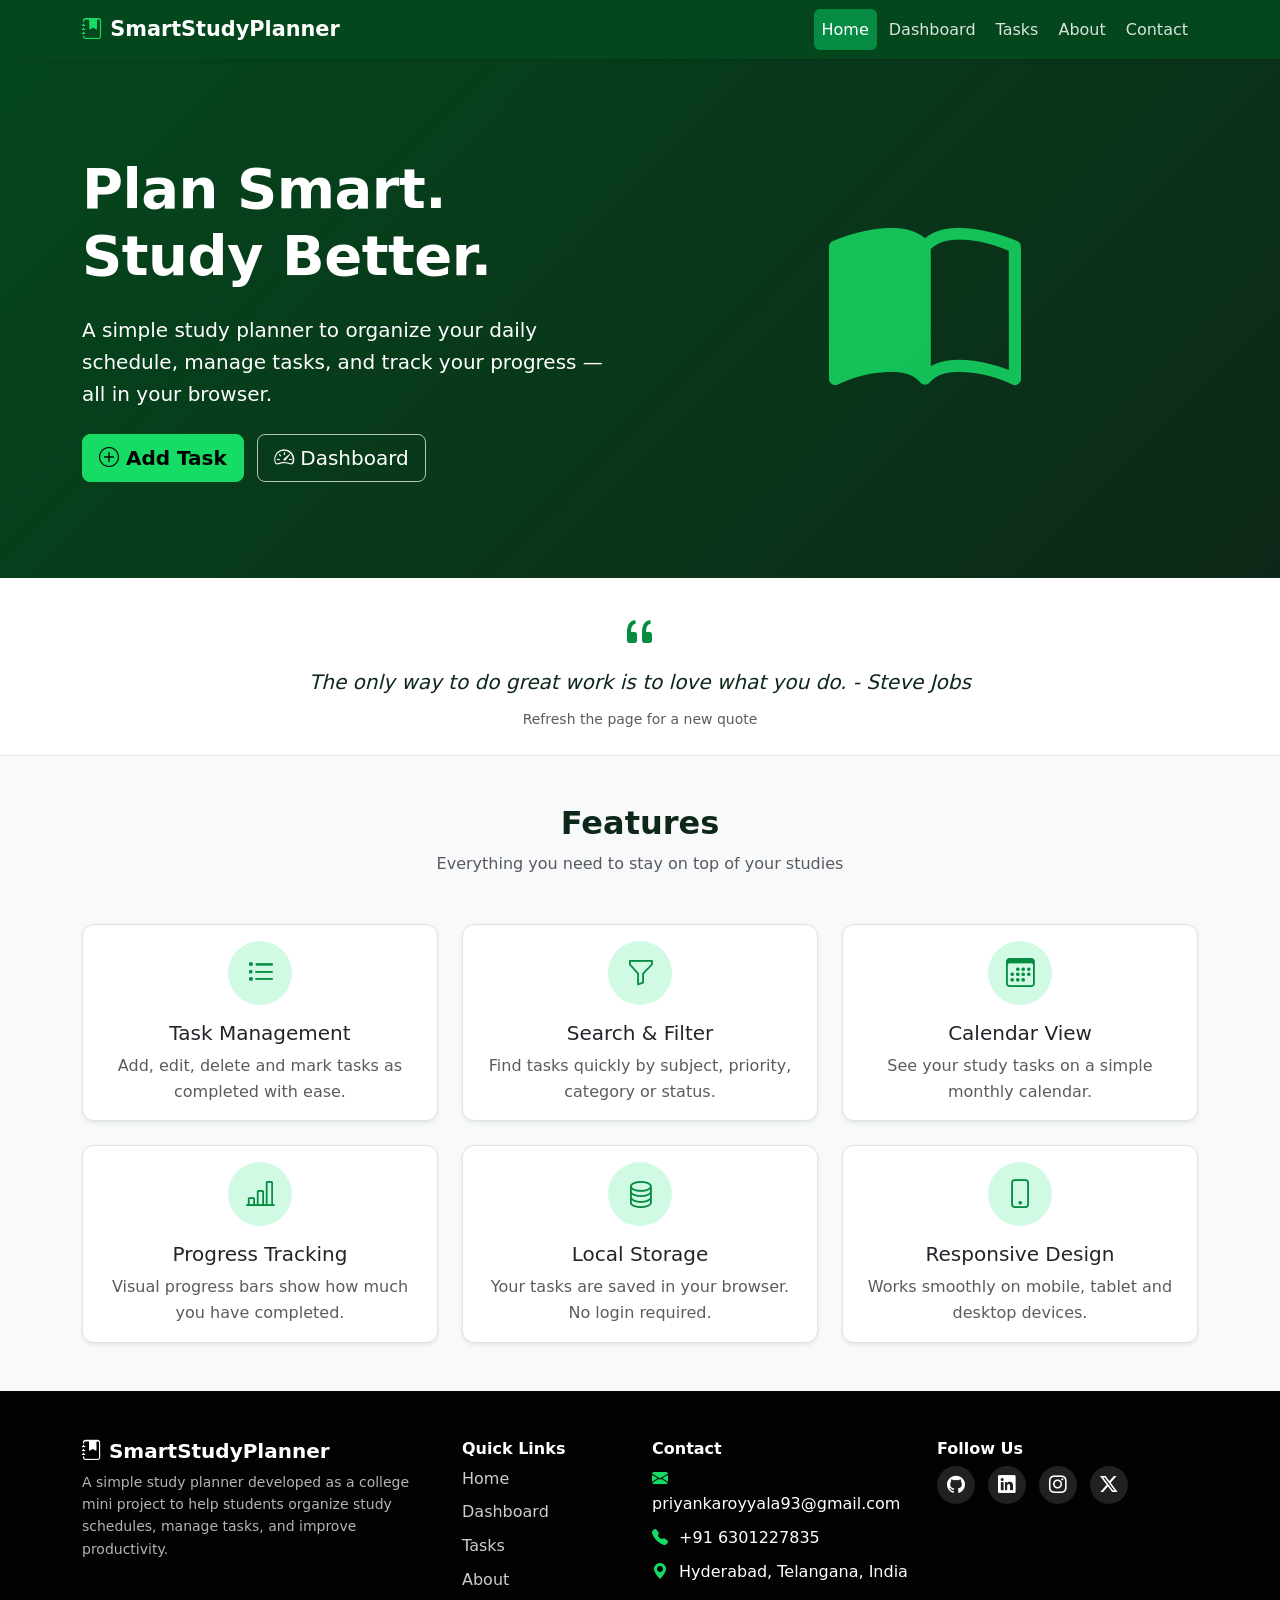
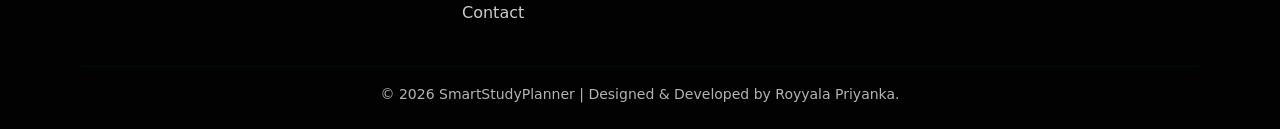
<file: index.html>
<!DOCTYPE html>
<html lang="en">
<head>
  <meta charset="UTF-8" />
  <meta name="viewport" content="width=device-width, initial-scale=1.0" />
  <title>Smart Study Planner | Home</title>
  <link rel="icon" type="image/svg+xml" href="images/favicon.svg" />
  <link href="https://cdn.jsdelivr.net/npm/bootstrap@5.3.2/dist/css/bootstrap.min.css" rel="stylesheet" />
  <link href="https://cdn.jsdelivr.net/npm/bootstrap-icons@1.11.1/font/bootstrap-icons.css" rel="stylesheet" />
  <link href="css/style.css" rel="stylesheet" />
</head>
<body>
  <nav class="navbar navbar-expand-lg navbar-dark sticky-top shadow-sm">
    <div class="container">
      <a class="navbar-brand fw-bold" href="index.html">
        <i class="bi bi-journal-bookmark-fill"></i> SmartStudyPlanner
      </a>
      <button class="navbar-toggler" type="button" data-bs-toggle="collapse" data-bs-target="#mainNav">
        <span class="navbar-toggler-icon"></span>
      </button>
      <div class="collapse navbar-collapse" id="mainNav">
        <ul class="navbar-nav ms-auto">
          <li class="nav-item"><a class="nav-link active" href="index.html">Home</a></li>
          <li class="nav-item"><a class="nav-link" href="dashboard.html">Dashboard</a></li>
          <li class="nav-item"><a class="nav-link" href="tasks.html">Tasks</a></li>
          <li class="nav-item"><a class="nav-link" href="about.html">About</a></li>
          <li class="nav-item"><a class="nav-link" href="contact.html">Contact</a></li>
        </ul>
      </div>
    </div>
  </nav>

  <header class="hero text-white">
    <div class="container py-5">
      <div class="row align-items-center g-4 py-md-5">
        <div class="col-lg-6">
          <h1 class="display-4 fw-bold">Plan Smart. Study Better.</h1>
          <p class="lead my-4">A simple study planner to organize your daily schedule, manage tasks, and track your progress — all in your browser.</p>
          <a href="tasks.html" class="btn btn-light btn-lg me-2"><i class="bi bi-plus-circle"></i> Add Task</a>
          <a href="dashboard.html" class="btn btn-outline-light btn-lg"><i class="bi bi-speedometer2"></i> Dashboard</a>
        </div>
        <div class="col-lg-6 text-center d-none d-lg-block">
          <i class="bi bi-book-half hero-icon"></i>
        </div>
      </div>
    </div>
  </header>

  <section class="motivation-banner text-center">
    <div class="container py-4">
      <i class="bi bi-quote fs-1 text-primary"></i>
      <p id="motivationQuote" class="quote-text mb-2">Loading motivation...</p>
      <span class="text-muted small">Refresh the page for a new quote</span>
    </div>
  </section>

  <section class="py-5 bg-light">
    <div class="container">
      <h2 class="text-center fw-bold mb-2">Features</h2>
      <p class="text-center text-muted mb-5">Everything you need to stay on top of your studies</p>
      <div class="row g-4">
        <div class="col-md-6 col-lg-4">
          <div class="card feature-card h-100 shadow-sm">
            <div class="card-body text-center">
              <div class="feature-icon bg-primary-soft text-primary mb-3"><i class="bi bi-list-task"></i></div>
              <h5 class="card-title">Task Management</h5>
              <p class="card-text text-muted">Add, edit, delete and mark tasks as completed with ease.</p>
            </div>
          </div>
        </div>
        <div class="col-md-6 col-lg-4">
          <div class="card feature-card h-100 shadow-sm">
            <div class="card-body text-center">
              <div class="feature-icon bg-primary-soft text-primary mb-3"><i class="bi bi-funnel"></i></div>
              <h5 class="card-title">Search & Filter</h5>
              <p class="card-text text-muted">Find tasks quickly by subject, priority, category or status.</p>
            </div>
          </div>
        </div>
        <div class="col-md-6 col-lg-4">
          <div class="card feature-card h-100 shadow-sm">
            <div class="card-body text-center">
              <div class="feature-icon bg-primary-soft text-primary mb-3"><i class="bi bi-calendar3"></i></div>
              <h5 class="card-title">Calendar View</h5>
              <p class="card-text text-muted">See your study tasks on a simple monthly calendar.</p>
            </div>
          </div>
        </div>
        <div class="col-md-6 col-lg-4">
          <div class="card feature-card h-100 shadow-sm">
            <div class="card-body text-center">
              <div class="feature-icon bg-primary-soft text-primary mb-3"><i class="bi bi-bar-chart-line"></i></div>
              <h5 class="card-title">Progress Tracking</h5>
              <p class="card-text text-muted">Visual progress bars show how much you have completed.</p>
            </div>
          </div>
        </div>
        <div class="col-md-6 col-lg-4">
          <div class="card feature-card h-100 shadow-sm">
            <div class="card-body text-center">
              <div class="feature-icon bg-primary-soft text-primary mb-3"><i class="bi bi-database"></i></div>
              <h5 class="card-title">Local Storage</h5>
              <p class="card-text text-muted">Your tasks are saved in your browser. No login required.</p>
            </div>
          </div>
        </div>
        <div class="col-md-6 col-lg-4">
          <div class="card feature-card h-100 shadow-sm">
            <div class="card-body text-center">
              <div class="feature-icon bg-primary-soft text-primary mb-3"><i class="bi bi-phone"></i></div>
              <h5 class="card-title">Responsive Design</h5>
              <p class="card-text text-muted">Works smoothly on mobile, tablet and desktop devices.</p>
            </div>
          </div>
        </div>
      </div>
    </div>
  </section>

 <footer class="footer text-white pt-5 pb-4">
    <div class="container">
        <div class="row g-4">

            <!-- Logo -->
            <div class="col-lg-4">
                <h5 class="fw-bold">
                    <i class="bi bi-journal-bookmark-fill"></i>
                    SmartStudyPlanner
                </h5>

                <p class="small text-light-muted">
                    A simple study planner developed as a college mini project to help students organize study schedules,
                    manage tasks, and improve productivity.
                </p>
            </div>

            <!-- Quick Links -->
            <div class="col-6 col-lg-2">
                <h6 class="fw-bold">Quick Links</h6>

                <ul class="list-unstyled footer-links">
                    <li><a href="index.html">Home</a></li>
                    <li><a href="dashboard.html">Dashboard</a></li>
                    <li><a href="tasks.html">Tasks</a></li>
                    <li><a href="about.html">About</a></li>
                    <li><a href="contact.html">Contact</a></li>
                </ul>
            </div>

            <!-- Contact -->
            <div class="col-6 col-lg-3">
                <h6 class="fw-bold">Contact</h6>

                <ul class="list-unstyled footer-links">
                    <li>
                        <i class="bi bi-envelope-fill"></i>
                        priyankaroyyala93@gmail.com
                    </li>

                    <li>
                        <i class="bi bi-telephone-fill"></i>
                        +91 6301227835
                    </li>

                    <li>
                        <i class="bi bi-geo-alt-fill"></i>
                        Hyderabad, Telangana, India
                    </li>
                </ul>
            </div>

            <!-- Follow Us -->
            <div class="col-lg-3">
                <h6 class="fw-bold">Follow Us</h6>

                <div class="social-icons">

                    <a href="https://github.com/royyalapriyanka"
                        target="_blank"
                        rel="noopener noreferrer"
                        aria-label="GitHub">

                        <i class="bi bi-github"></i>
                    </a>

                    <a href="https://www.linkedin.com/in/royyala-priyanka108/?skipRedirect=true"
                        target="_blank"
                        rel="noopener noreferrer"
                        aria-label="LinkedIn">

                        <i class="bi bi-linkedin"></i>
                    </a>

                    <a href="https://www.instagram.com/priyankamudhiraj_03/?hl=en"
                        target="_blank"
                        rel="noopener noreferrer"
                        aria-label="Instagram">

                        <i class="bi bi-instagram"></i>
                    </a>

                    <a href="https://twitter.com/YOUR_TWITTER_USERNAME"
                        target="_blank"
                        rel="noopener noreferrer"
                        aria-label="Twitter">

                        <i class="bi bi-twitter-x"></i>
                    </a>

                </div>
            </div>

        </div>

        <hr class="footer-divider">

        <p class="text-center small mb-0 text-light-muted">
            &copy;
            <script>
                document.write(new Date().getFullYear());
            </script>
            SmartStudyPlanner | Designed & Developed by Royyala Priyanka.
        </p>

    </div>
</footer>

  <script src="https://cdn.jsdelivr.net/npm/bootstrap@5.3.2/dist/js/bootstrap.bundle.min.js"></script>
  <script src="js/storage.js"></script>
  <script src="js/script.js"></script>
</body>
</html>
</file>
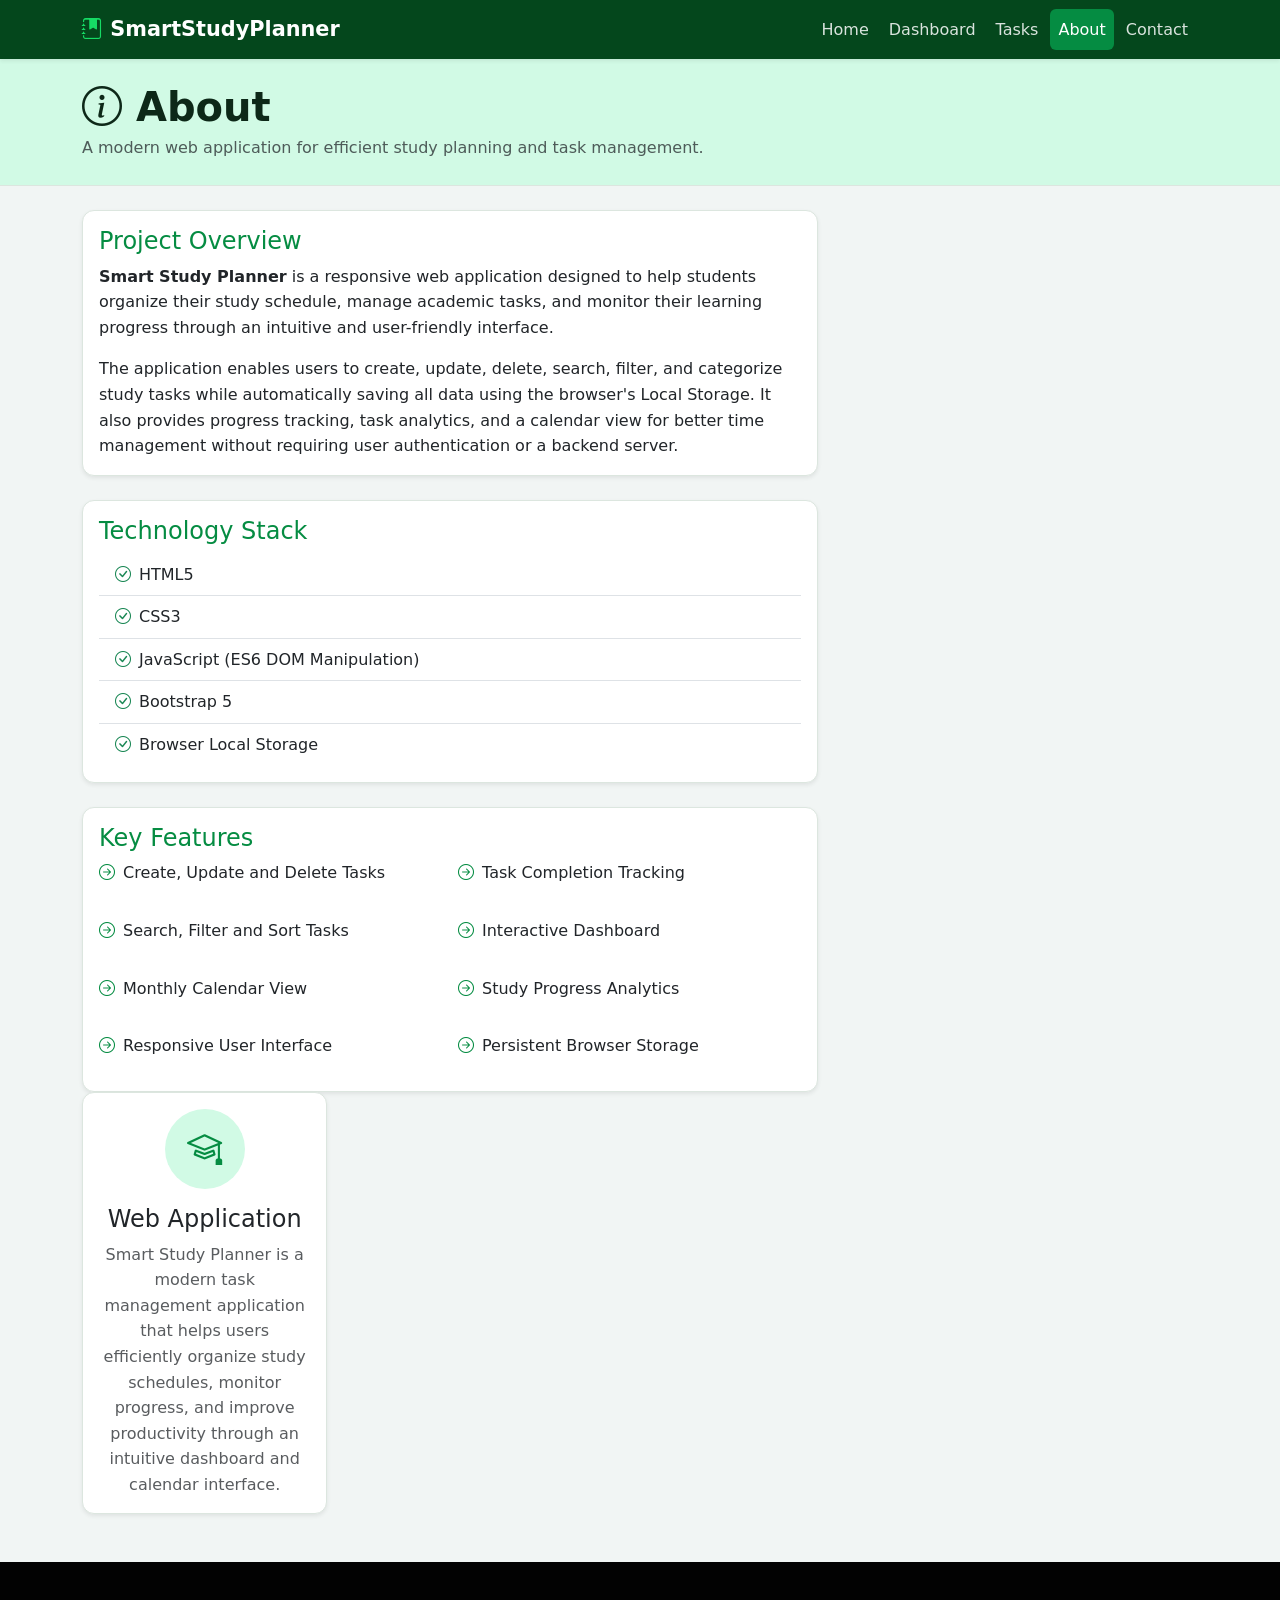
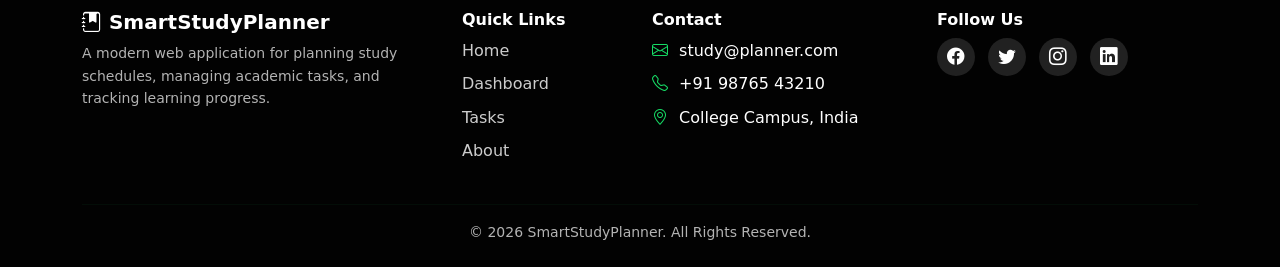
<file: about.html>
<!DOCTYPE html>
<html lang="en">
<head>
  <meta charset="UTF-8" />
  <meta name="viewport" content="width=device-width, initial-scale=1.0" />
  <title>Smart Study Planner | About</title>
  <link rel="icon" type="image/svg+xml" href="images/favicon.svg" />
  <link href="https://cdn.jsdelivr.net/npm/bootstrap@5.3.2/dist/css/bootstrap.min.css" rel="stylesheet" />
  <link href="https://cdn.jsdelivr.net/npm/bootstrap-icons@1.11.1/font/bootstrap-icons.css" rel="stylesheet" />
  <link href="css/style.css" rel="stylesheet" />
</head>
<body>
  <nav class="navbar navbar-expand-lg navbar-dark sticky-top shadow-sm">
    <div class="container">
      <a class="navbar-brand fw-bold" href="index.html">
        <i class="bi bi-journal-bookmark-fill"></i> SmartStudyPlanner
      </a>
      <button class="navbar-toggler" type="button" data-bs-toggle="collapse" data-bs-target="#mainNav">
        <span class="navbar-toggler-icon"></span>
      </button>
      <div class="collapse navbar-collapse" id="mainNav">
        <ul class="navbar-nav ms-auto">
          <li class="nav-item"><a class="nav-link" href="index.html">Home</a></li>
          <li class="nav-item"><a class="nav-link" href="dashboard.html">Dashboard</a></li>
          <li class="nav-item"><a class="nav-link" href="tasks.html">Tasks</a></li>
          <li class="nav-item"><a class="nav-link active" href="about.html">About</a></li>
          <li class="nav-item"><a class="nav-link" href="contact.html">Contact</a></li>
        </ul>
      </div>
    </div>
  </nav>

  <div class="page-header bg-primary-soft">
    <div class="container py-4">
      <h1 class="fw-bold mb-1"><i class="bi bi-info-circle"></i> About</h1>
      <p class="text-muted mb-0">A modern web application for efficient study planning and task management.</p>
    </div>
  </div>

  <main class="container py-4">
    <div class="row g-4">
      <div class="col-lg-8">
       <div class="card shadow-sm mb-4">
  <div class="card-body">
    <h4 class="card-title text-primary">Project Overview</h4>

    <p class="card-text">
      <strong>Smart Study Planner</strong> is a responsive web application designed to help students organize their study schedule, manage academic tasks, and monitor their learning progress through an intuitive and user-friendly interface.
    </p>

    <p class="card-text">
      The application enables users to create, update, delete, search, filter, and categorize study tasks while automatically saving all data using the browser's Local Storage. It also provides progress tracking, task analytics, and a calendar view for better time management without requiring user authentication or a backend server.
    </p>
  </div>
</div>

        <div class="card shadow-sm mb-4">
          <div class="card-body">
            <h4 class="card-title text-primary">Technology Stack</h4>
            <ul class="list-group list-group-flush">
              <li class="list-group-item d-flex align-items-center"><i class="bi bi-check-circle text-success me-2"></i> HTML5</li>
              <li class="list-group-item d-flex align-items-center"><i class="bi bi-check-circle text-success me-2"></i> CSS3</li>
            <li class="list-group-item d-flex align-items-center">
<i class="bi bi-check-circle text-success me-2"></i>
JavaScript (ES6 DOM Manipulation)
</li>
              <li class="list-group-item d-flex align-items-center"><i class="bi bi-check-circle text-success me-2"></i> Bootstrap 5</li>
              <li class="list-group-item d-flex align-items-center"><i class="bi bi-check-circle text-success me-2"></i> Browser Local Storage</li>
            </ul>
          </div>
        </div>

        <div class="card shadow-sm">
          <div class="card-body">
            <h4 class="card-title text-primary">Key Features</h4>
           <div class="row g-3">
  <div class="col-md-6"><p><i class="bi bi-arrow-right-circle text-primary me-2"></i>Create, Update and Delete Tasks</p></div>

  <div class="col-md-6"><p><i class="bi bi-arrow-right-circle text-primary me-2"></i>Task Completion Tracking</p></div>

  <div class="col-md-6"><p><i class="bi bi-arrow-right-circle text-primary me-2"></i>Search, Filter and Sort Tasks</p></div>

  <div class="col-md-6"><p><i class="bi bi-arrow-right-circle text-primary me-2"></i>Interactive Dashboard</p></div>

  <div class="col-md-6"><p><i class="bi bi-arrow-right-circle text-primary me-2"></i>Monthly Calendar View</p></div>

  <div class="col-md-6"><p><i class="bi bi-arrow-right-circle text-primary me-2"></i>Study Progress Analytics</p></div>

  <div class="col-md-6"><p><i class="bi bi-arrow-right-circle text-primary me-2"></i>Responsive User Interface</p></div>

  <div class="col-md-6"><p><i class="bi bi-arrow-right-circle text-primary me-2"></i>Persistent Browser Storage</p></div>
</div>
        </div>
      </div>

      <div class="col-lg-4">
        <div class="card shadow-sm text-center">
          <div class="card-body">
            <div class="feature-icon bg-primary-soft text-primary mx-auto mb-3" style="width:80px;height:80px;font-size:2.2rem;"><i class="bi bi-mortarboard"></i></div>
           <h4 class="card-title">Web Application</h4>

<p class="card-text text-muted">
Smart Study Planner is a modern task management application that helps users efficiently organize study schedules, monitor progress, and improve productivity through an intuitive dashboard and calendar interface.
</p>
          </div>
        </div>
      </div>
    </div>
  </main>

  <footer class="footer text-white pt-5 pb-4 mt-4">
    <div class="container">
      <div class="row g-4">
        <div class="col-lg-4">
          <h5 class="fw-bold"><i class="bi bi-journal-bookmark-fill"></i> SmartStudyPlanner</h5>
         <p class="small text-light-muted">
A modern web application for planning study schedules, managing academic tasks, and tracking learning progress.
</p>
        </div>
        <div class="col-6 col-lg-2">
          <h6 class="fw-bold">Quick Links</h6>
          <ul class="list-unstyled footer-links">
            <li><a href="index.html">Home</a></li>
            <li><a href="dashboard.html">Dashboard</a></li>
            <li><a href="tasks.html">Tasks</a></li>
            <li><a href="about.html">About</a></li>
          </ul>
        </div>
        <div class="col-6 col-lg-3">
          <h6 class="fw-bold">Contact</h6>
          <ul class="list-unstyled footer-links">
            <li><i class="bi bi-envelope"></i> study@planner.com</li>
            <li><i class="bi bi-telephone"></i> +91 98765 43210</li>
            <li><i class="bi bi-geo-alt"></i> College Campus, India</li>
          </ul>
        </div>
        <div class="col-lg-3">
          <h6 class="fw-bold">Follow Us</h6>
          <div class="social-icons">
            <a href="#" aria-label="Facebook"><i class="bi bi-facebook"></i></a>
            <a href="#" aria-label="Twitter"><i class="bi bi-twitter"></i></a>
            <a href="#" aria-label="Instagram"><i class="bi bi-instagram"></i></a>
            <a href="#" aria-label="LinkedIn"><i class="bi bi-linkedin"></i></a>
          </div>
        </div>
      </div>
      <hr class="footer-divider" />
      <p class="text-center small mb-0 text-light-muted">&copy; 2026 SmartStudyPlanner. All Rights Reserved.</p>
    </div>
  </footer>

  <script src="https://cdn.jsdelivr.net/npm/bootstrap@5.3.2/dist/js/bootstrap.bundle.min.js"></script>
  <script src="js/storage.js"></script>
  <script src="js/script.js"></script>
</body>
</html>
</file>
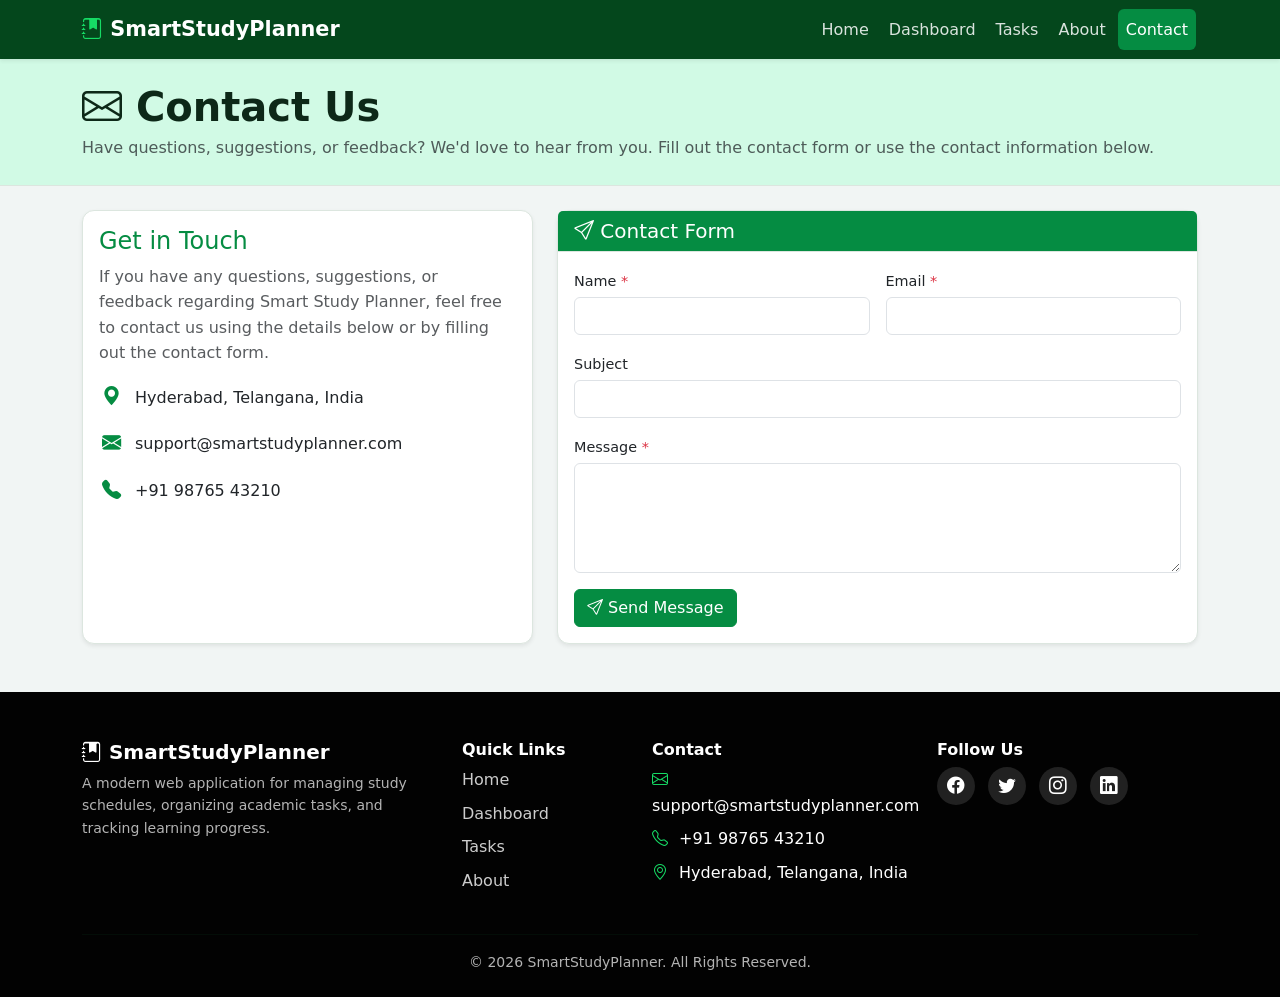
<file: contact.html>
<!DOCTYPE html>
<html lang="en">
<head>
  <meta charset="UTF-8" />
  <meta name="viewport" content="width=device-width, initial-scale=1.0" />
  <title>Smart Study Planner | Contact</title>
  <link rel="icon" type="image/svg+xml" href="images/favicon.svg" />
  <link href="https://cdn.jsdelivr.net/npm/bootstrap@5.3.2/dist/css/bootstrap.min.css" rel="stylesheet" />
  <link href="https://cdn.jsdelivr.net/npm/bootstrap-icons@1.11.1/font/bootstrap-icons.css" rel="stylesheet" />
  <link href="css/style.css" rel="stylesheet" />
</head>
<body>
  <nav class="navbar navbar-expand-lg navbar-dark sticky-top shadow-sm">
    <div class="container">
      <a class="navbar-brand fw-bold" href="index.html">
        <i class="bi bi-journal-bookmark-fill"></i> SmartStudyPlanner
      </a>
      <button class="navbar-toggler" type="button" data-bs-toggle="collapse" data-bs-target="#mainNav">
        <span class="navbar-toggler-icon"></span>
      </button>
      <div class="collapse navbar-collapse" id="mainNav">
        <ul class="navbar-nav ms-auto">
          <li class="nav-item"><a class="nav-link" href="index.html">Home</a></li>
          <li class="nav-item"><a class="nav-link" href="dashboard.html">Dashboard</a></li>
          <li class="nav-item"><a class="nav-link" href="tasks.html">Tasks</a></li>
          <li class="nav-item"><a class="nav-link" href="about.html">About</a></li>
          <li class="nav-item"><a class="nav-link active" href="contact.html">Contact</a></li>
        </ul>
      </div>
    </div>
  </nav>

  <div class="page-header bg-primary-soft">
    <div class="container py-4">
      <h1 class="fw-bold mb-1">
    <i class="bi bi-envelope"></i> Contact Us
</h1>

<p class="text-muted mb-0">
Have questions, suggestions, or feedback? We'd love to hear from you.
Fill out the contact form or use the contact information below.
</p>
    </div>


</div>

  <main class="container py-4">
    <div class="row g-4">
      <div class="col-lg-5">
        <div class="card shadow-sm h-100">
          <div class="card-body">
           <h4 class="card-title text-primary">Get in Touch</h4>

<p class="text-muted">
If you have any questions, suggestions, or feedback regarding Smart Study Planner, feel free to contact us using the details below or by filling out the contact form.
</p>

<ul class="list-unstyled contact-info">
    <li class="mb-3">
        <i class="bi bi-geo-alt-fill text-primary"></i>
        Hyderabad, Telangana, India
    </li>

    <li class="mb-3">
        <i class="bi bi-envelope-fill text-primary"></i>
        support@smartstudyplanner.com
    </li>

    <li class="mb-3">
        <i class="bi bi-telephone-fill text-primary"></i>
        +91 98765 43210
    </li>
</ul>

<div class="social-icons mt-3">
  <a href="https://facebook.com" target="_blank" aria-label="Facebook">
    <i class="bi bi-facebook"></i>
</a>

<a href="https://twitter.com" target="_blank" aria-label="Twitter">
    <i class="bi bi-twitter"></i>
</a>

<a href="https://instagram.com" target="_blank" aria-label="Instagram">
    <i class="bi bi-instagram"></i>
</a>

<a href="https://linkedin.com" target="_blank" aria-label="LinkedIn">
    <i class="bi bi-linkedin"></i>
</a>
</div>
          </div>
        </div>
      </div>

      <div class="col-lg-7">
        <div class="card shadow-sm">
          <div class="card-header bg-primary text-white">
           <h5 class="mb-0">
<i class="bi bi-send"></i> Contact Form
</h5>
          </div>
          <div class="card-body">
            <form id="contactForm" novalidate>
              <div class="row g-3">
                <div class="col-md-6">
                  <label class="form-label">Name <span class="text-danger">*</span></label>
                  <input type="text" class="form-control" id="contactName" required />
                </div>
                <div class="col-md-6">
                  <label class="form-label">Email <span class="text-danger">*</span></label>
                  <input type="email" class="form-control" id="contactEmail" required />
                </div>
                <div class="col-12">
                  <label class="form-label">Subject</label>
                  <input type="text" class="form-control" id="contactSubject" />
                </div>
                <div class="col-12">
                  <label class="form-label">Message <span class="text-danger">*</span></label>
                  <textarea class="form-control" id="contactMessage" rows="4" required></textarea>
                </div>
                <div class="col-12">
                  <button type="submit" class="btn btn-primary"><i class="bi bi-send"></i> Send Message</button>
                </div>
              </div>
              <div id="contactAlert" class="alert alert-success mt-3 d-none" role="alert"></div>
            </form>
          </div>
        </div>
      </div>
    </div>
  </main>

  <footer class="footer text-white pt-5 pb-4 mt-4">
    <div class="container">
      <div class="row g-4">
        <div class="col-lg-4">
          <h5 class="fw-bold"><i class="bi bi-journal-bookmark-fill"></i> SmartStudyPlanner</h5>
          <p class="small text-light-muted">
A modern web application for managing study schedules, organizing academic tasks, and tracking learning progress.
</p>
        </div>
        <div class="col-6 col-lg-2">
          <h6 class="fw-bold">Quick Links</h6>
          <ul class="list-unstyled footer-links">
            <li><a href="index.html">Home</a></li>
            <li><a href="dashboard.html">Dashboard</a></li>
            <li><a href="tasks.html">Tasks</a></li>
            <li><a href="about.html">About</a></li>
          </ul>
        </div>
        <div class="col-6 col-lg-3">
          <h6 class="fw-bold">Contact</h6>
          <ul class="list-unstyled footer-links">
            <li><i class="bi bi-envelope"></i> support@smartstudyplanner.com</li>
<li><i class="bi bi-telephone"></i> +91 98765 43210</li>
<li><i class="bi bi-geo-alt"></i> Hyderabad, Telangana, India</li>
          </ul>
        </div>
        <div class="col-lg-3">
          <h6 class="fw-bold">Follow Us</h6>
          <div class="social-icons">
            <a href="#" aria-label="Facebook"><i class="bi bi-facebook"></i></a>
            <a href="#" aria-label="Twitter"><i class="bi bi-twitter"></i></a>
            <a href="#" aria-label="Instagram"><i class="bi bi-instagram"></i></a>
            <a href="#" aria-label="LinkedIn"><i class="bi bi-linkedin"></i></a>
          </div>
        </div>
      </div>
      <hr class="footer-divider" />
      <p class="text-center small mb-0 text-light-muted">
&copy; 2026 SmartStudyPlanner. All Rights Reserved.
</p>
    </div>
  </footer>

  <script src="https://cdn.jsdelivr.net/npm/bootstrap@5.3.2/dist/js/bootstrap.bundle.min.js"></script>
  <script src="js/storage.js"></script>
  <script src="js/script.js"></script>
</body>
</html>
</file>
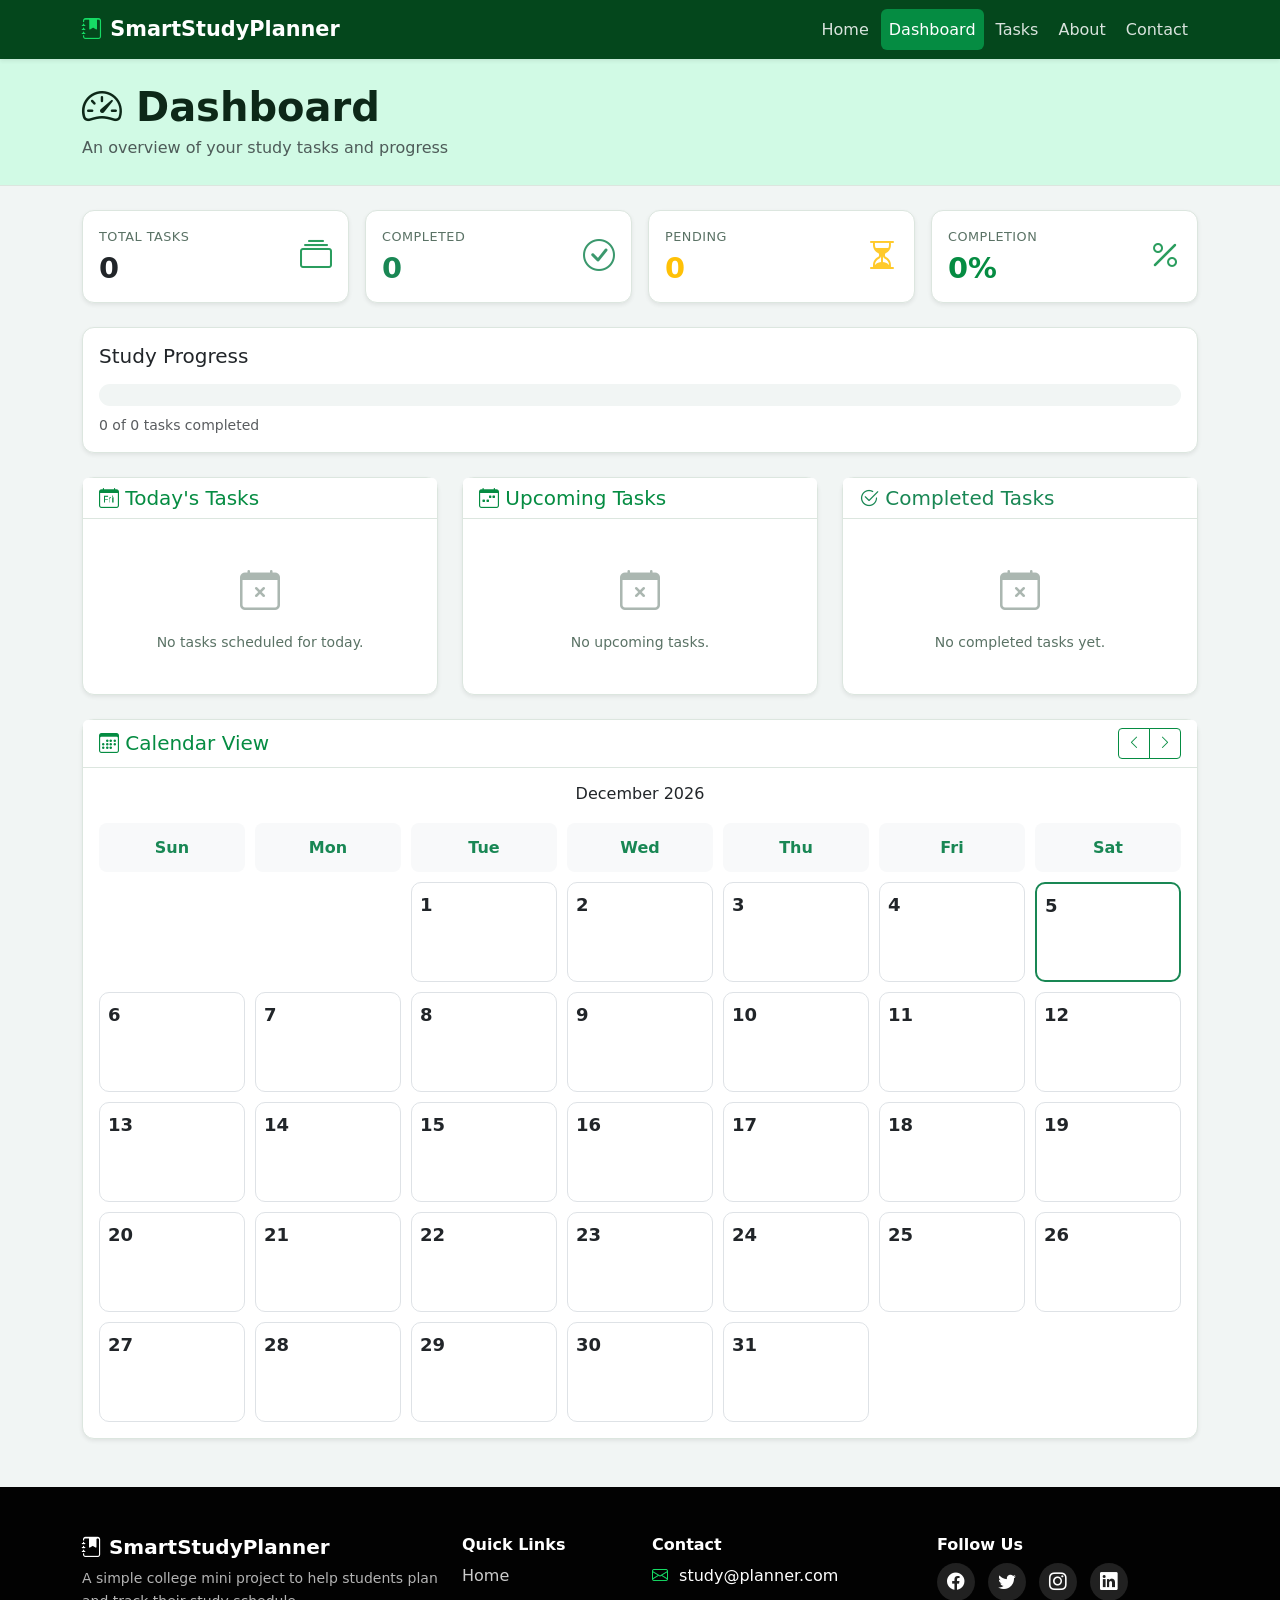
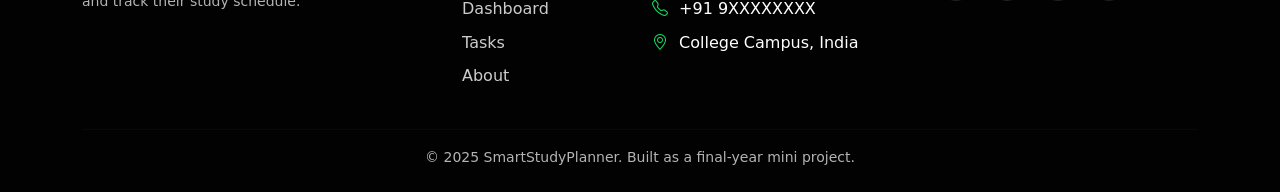
<file: dashboard.html>
<!DOCTYPE html>
<html lang="en">
<head>
  <meta charset="UTF-8" />
  <meta name="viewport" content="width=device-width, initial-scale=1.0" />
  <title>Smart Study Planner | Dashboard</title>
  <link rel="icon" type="image/svg+xml" href="images/favicon.svg" />
  <link href="https://cdn.jsdelivr.net/npm/bootstrap@5.3.2/dist/css/bootstrap.min.css" rel="stylesheet" />
  <link href="https://cdn.jsdelivr.net/npm/bootstrap-icons@1.11.1/font/bootstrap-icons.css" rel="stylesheet" />
  <link href="css/style.css" rel="stylesheet" />
  <link href="css/dashboard.css" rel="stylesheet" />
</head>
<body>
  <nav class="navbar navbar-expand-lg navbar-dark sticky-top shadow-sm">
    <div class="container">
      <a class="navbar-brand fw-bold" href="index.html">
        <i class="bi bi-journal-bookmark-fill"></i> SmartStudyPlanner
      </a>
      <button class="navbar-toggler" type="button" data-bs-toggle="collapse" data-bs-target="#mainNav">
        <span class="navbar-toggler-icon"></span>
      </button>
      <div class="collapse navbar-collapse" id="mainNav">
        <ul class="navbar-nav ms-auto">
          <li class="nav-item"><a class="nav-link" href="index.html">Home</a></li>
          <li class="nav-item"><a class="nav-link active" href="dashboard.html">Dashboard</a></li>
          <li class="nav-item"><a class="nav-link" href="tasks.html">Tasks</a></li>
          <li class="nav-item"><a class="nav-link" href="about.html">About</a></li>
          <li class="nav-item"><a class="nav-link" href="contact.html">Contact</a></li>
        </ul>
      </div>
    </div>
  </nav>

  <div class="page-header bg-primary-soft">
    <div class="container py-4">
      <h1 class="fw-bold mb-1"><i class="bi bi-speedometer2"></i> Dashboard</h1>
      <p class="text-muted mb-0">An overview of your study tasks and progress</p>
    </div>
  </div>

  <main class="container py-4">
    <div class="row g-3 mb-4">
      <div class="col-6 col-md-3">
        <div class="card stat-card shadow-sm h-100">
          <div class="card-body">
            <div class="d-flex justify-content-between align-items-center">
              <div>
                <p class="stat-label mb-1">Total Tasks</p>
                <h3 class="stat-value mb-0" id="statTotal">0</h3>
              </div>
              <i class="bi bi-collection stat-icon text-primary"></i>
            </div>
          </div>
        </div>
      </div>
      <div class="col-6 col-md-3">
        <div class="card stat-card shadow-sm h-100">
          <div class="card-body">
            <div class="d-flex justify-content-between align-items-center">
              <div>
                <p class="stat-label mb-1">Completed</p>
                <h3 class="stat-value mb-0 text-success" id="statCompleted">0</h3>
              </div>
              <i class="bi bi-check-circle stat-icon text-success"></i>
            </div>
          </div>
        </div>
      </div>
      <div class="col-6 col-md-3">
        <div class="card stat-card shadow-sm h-100">
          <div class="card-body">
            <div class="d-flex justify-content-between align-items-center">
              <div>
                <p class="stat-label mb-1">Pending</p>
                <h3 class="stat-value mb-0 text-warning" id="statPending">0</h3>
              </div>
              <i class="bi bi-hourglass-split stat-icon text-warning"></i>
            </div>
          </div>
        </div>
      </div>
      <div class="col-6 col-md-3">
        <div class="card stat-card shadow-sm h-100">
          <div class="card-body">
            <div class="d-flex justify-content-between align-items-center">
              <div>
                <p class="stat-label mb-1">Completion</p>
                <h3 class="stat-value mb-0 text-primary" id="statPercent">0%</h3>
              </div>
              <i class="bi bi-percent stat-icon text-primary"></i>
            </div>
          </div>
        </div>
      </div>
    </div>

    <div class="card shadow-sm mb-4">
      <div class="card-body">
        <h5 class="card-title mb-3">Study Progress</h5>
        <div class="progress progress-thick mb-2">
          <div id="progressBar" class="progress-bar bg-primary" role="progressbar" style="width: 0%"></div>
        </div>
        <p class="text-muted small mb-0"><span id="progressText">0 of 0 tasks completed</span></p>
      </div>
    </div>

    <div class="row g-4">
      <div class="col-lg-4">
        <div class="card shadow-sm h-100">
          <div class="card-header bg-white">
            <h5 class="mb-0 text-primary"><i class="bi bi-calendar-day"></i> Today's Tasks</h5>
          </div>
          <div class="card-body" id="todayTasks"></div>
        </div>
      </div>
      <div class="col-lg-4">
        <div class="card shadow-sm h-100">
          <div class="card-header bg-white">
            <h5 class="mb-0 text-primary"><i class="bi bi-calendar-week"></i> Upcoming Tasks</h5>
          </div>
          <div class="card-body" id="upcomingTasks"></div>
        </div>
      </div>
      <div class="col-lg-4">
        <div class="card shadow-sm h-100">
          <div class="card-header bg-white">
            <h5 class="mb-0 text-success"><i class="bi bi-check2-circle"></i> Completed Tasks</h5>
          </div>
          <div class="card-body" id="completedTasks"></div>
        </div>
      </div>
    </div>

    <div class="card shadow-sm mt-4">
      <div class="card-header bg-white d-flex justify-content-between align-items-center">
        <h5 class="mb-0 text-primary"><i class="bi bi-calendar3"></i> Calendar View</h5>
        <div class="btn-group btn-group-sm">
          <button class="btn btn-outline-primary" id="prevMonth"><i class="bi bi-chevron-left"></i></button>
          <button class="btn btn-outline-primary" id="nextMonth"><i class="bi bi-chevron-right"></i></button>
        </div>
      </div>
      <div class="card-body">
        <h6 class="text-center mb-3" id="calendarMonth"></h6>
        <div id="calendarGrid" class="calendar-grid"></div>
      </div>
    </div>
  </main>

  <footer class="footer text-white pt-5 pb-4 mt-4">
    <div class="container">
      <div class="row g-4">
        <div class="col-lg-4">
          <h5 class="fw-bold"><i class="bi bi-journal-bookmark-fill"></i> SmartStudyPlanner</h5>
          <p class="small text-light-muted">A simple college mini project to help students plan and track their study schedule.</p>
        </div>
        <div class="col-6 col-lg-2">
          <h6 class="fw-bold">Quick Links</h6>
          <ul class="list-unstyled footer-links">
            <li><a href="index.html">Home</a></li>
            <li><a href="dashboard.html">Dashboard</a></li>
            <li><a href="tasks.html">Tasks</a></li>
            <li><a href="about.html">About</a></li>
          </ul>
        </div>
        <div class="col-6 col-lg-3">
          <h6 class="fw-bold">Contact</h6>
          <ul class="list-unstyled footer-links">
            <li><i class="bi bi-envelope"></i> study@planner.com</li>
            <li><i class="bi bi-telephone"></i> +91 9XXXXXXXX</li>
            <li><i class="bi bi-geo-alt"></i> College Campus, India</li>
          </ul>
        </div>
        <div class="col-lg-3">
          <h6 class="fw-bold">Follow Us</h6>
          <div class="social-icons">
            <a href="#" aria-label="Facebook"><i class="bi bi-facebook"></i></a>
            <a href="#" aria-label="Twitter"><i class="bi bi-twitter"></i></a>
            <a href="#" aria-label="Instagram"><i class="bi bi-instagram"></i></a>
            <a href="#" aria-label="LinkedIn"><i class="bi bi-linkedin"></i></a>
          </div>
        </div>
      </div>
      <hr class="footer-divider" />
      <p class="text-center small mb-0 text-light-muted">&copy; 2025 SmartStudyPlanner. Built as a final-year mini project.</p>
    </div>
  </footer>

  <script src="https://cdn.jsdelivr.net/npm/bootstrap@5.3.2/dist/js/bootstrap.bundle.min.js"></script>
  <script src="js/storage.js"></script>
  <script src="js/task.js"></script>
  <script src="js/script.js"></script>
</body>
</html>
</file>
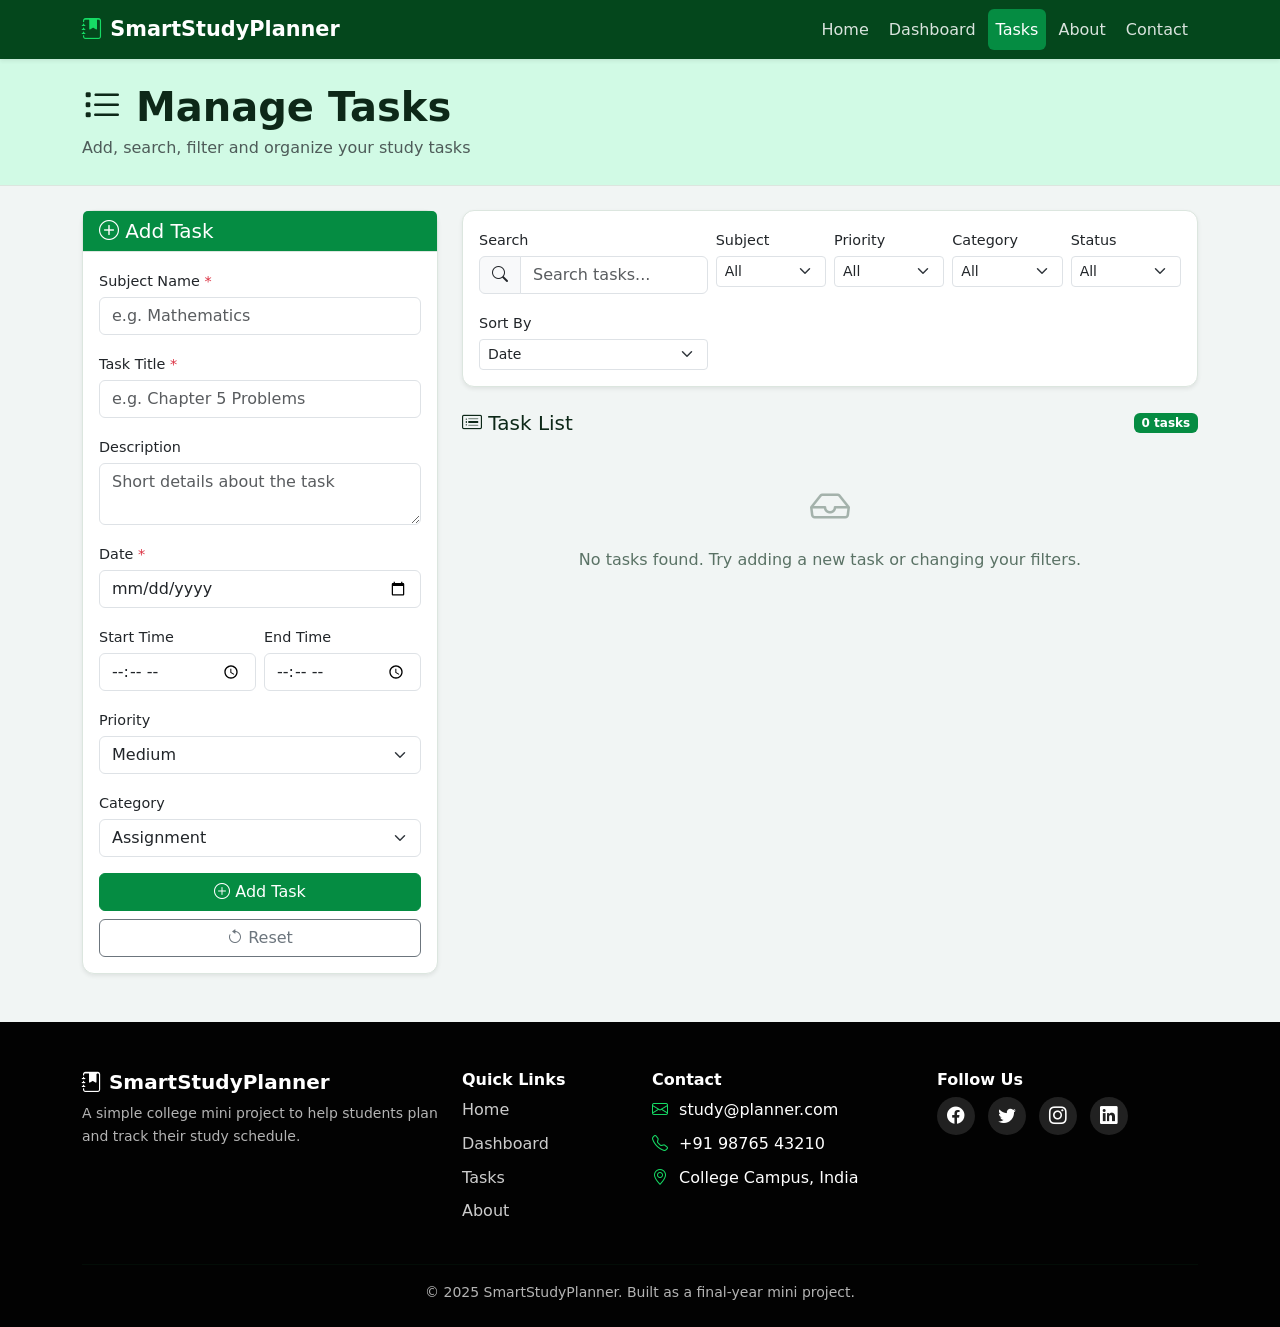
<file: tasks.html>
<!DOCTYPE html>
<html lang="en">
<head>
  <meta charset="UTF-8" />
  <meta name="viewport" content="width=device-width, initial-scale=1.0" />
  <title>Smart Study Planner | Tasks</title>
  <link rel="icon" type="image/svg+xml" href="images/favicon.svg" />
  <link href="https://cdn.jsdelivr.net/npm/bootstrap@5.3.2/dist/css/bootstrap.min.css" rel="stylesheet" />
  <link href="https://cdn.jsdelivr.net/npm/bootstrap-icons@1.11.1/font/bootstrap-icons.css" rel="stylesheet" />
  <link href="css/style.css" rel="stylesheet" />
  <link href="css/dashboard.css" rel="stylesheet" />
</head>
<body>
  <nav class="navbar navbar-expand-lg navbar-dark sticky-top shadow-sm">
    <div class="container">
      <a class="navbar-brand fw-bold" href="index.html">
        <i class="bi bi-journal-bookmark-fill"></i> SmartStudyPlanner
      </a>
      <button class="navbar-toggler" type="button" data-bs-toggle="collapse" data-bs-target="#mainNav">
        <span class="navbar-toggler-icon"></span>
      </button>
      <div class="collapse navbar-collapse" id="mainNav">
        <ul class="navbar-nav ms-auto">
          <li class="nav-item"><a class="nav-link" href="index.html">Home</a></li>
          <li class="nav-item"><a class="nav-link" href="dashboard.html">Dashboard</a></li>
          <li class="nav-item"><a class="nav-link active" href="tasks.html">Tasks</a></li>
          <li class="nav-item"><a class="nav-link" href="about.html">About</a></li>
          <li class="nav-item"><a class="nav-link" href="contact.html">Contact</a></li>
        </ul>
      </div>
    </div>
  </nav>

  <div class="page-header bg-primary-soft">
    <div class="container py-4">
      <h1 class="fw-bold mb-1"><i class="bi bi-list-task"></i> Manage Tasks</h1>
      <p class="text-muted mb-0">Add, search, filter and organize your study tasks</p>
    </div>
  </div>

  <main class="container py-4">
    <div class="row g-4">
      <div class="col-lg-4">
        <div class="card shadow-sm sticky-form">
          <div class="card-header bg-primary text-white">
            <h5 class="mb-0"><i class="bi bi-plus-circle"></i> <span id="formTitle">Add Task</span></h5>
          </div>
          <div class="card-body">
            <form id="taskForm" novalidate>
              <input type="hidden" id="taskId" />
              <div class="mb-3">
                <label class="form-label">Subject Name <span class="text-danger">*</span></label>
                <input type="text" class="form-control" id="subject" placeholder="e.g. Mathematics" required />
              </div>
              <div class="mb-3">
                <label class="form-label">Task Title <span class="text-danger">*</span></label>
                <input type="text" class="form-control" id="title" placeholder="e.g. Chapter 5 Problems" required />
              </div>
              <div class="mb-3">
                <label class="form-label">Description</label>
                <textarea class="form-control" id="description" rows="2" placeholder="Short details about the task"></textarea>
              </div>
              <div class="mb-3">
                <label class="form-label">Date <span class="text-danger">*</span></label>
                <input type="date" class="form-control" id="date" required />
              </div>
              <div class="row g-2">
                <div class="col-6 mb-3">
                  <label class="form-label">Start Time</label>
                  <input type="time" class="form-control" id="startTime" />
                </div>
                <div class="col-6 mb-3">
                  <label class="form-label">End Time</label>
                  <input type="time" class="form-control" id="endTime" />
                </div>
              </div>
              <div class="mb-3">
                <label class="form-label">Priority</label>
                <select class="form-select" id="priority">
                  <option value="High">High</option>
                  <option value="Medium" selected>Medium</option>
                  <option value="Low">Low</option>
                </select>
              </div>
              <div class="mb-3">
                <label class="form-label">Category</label>
                <select class="form-select" id="category">
                  <option value="Assignment">Assignment</option>
                  <option value="Exam Preparation">Exam Preparation</option>
                  <option value="Revision">Revision</option>
                  <option value="Practice">Practice</option>
                  <option value="Project Work">Project Work</option>
                </select>
              </div>
              <div class="d-grid gap-2">
                <button type="submit" class="btn btn-primary" id="submitBtn"><i class="bi bi-plus-circle"></i> Add Task</button>
                <button type="button" class="btn btn-outline-secondary" id="resetBtn"><i class="bi bi-arrow-counterclockwise"></i> Reset</button>
              </div>
            </form>
          </div>
        </div>
      </div>

      <div class="col-lg-8">
        <div class="card shadow-sm mb-4">
          <div class="card-body">
            <div class="row g-2">
              <div class="col-md-4">
                <label class="form-label small mb-1">Search</label>
                <div class="input-group">
                  <span class="input-group-text bg-light"><i class="bi bi-search"></i></span>
                  <input type="text" class="form-control" id="searchBox" placeholder="Search tasks..." />
                </div>
              </div>
              <div class="col-6 col-md-2">
                <label class="form-label small mb-1">Subject</label>
                <select class="form-select form-select-sm" id="filterSubject">
                  <option value="">All</option>
                </select>
              </div>
              <div class="col-6 col-md-2">
                <label class="form-label small mb-1">Priority</label>
                <select class="form-select form-select-sm" id="filterPriority">
                  <option value="">All</option>
                  <option value="High">High</option>
                  <option value="Medium">Medium</option>
                  <option value="Low">Low</option>
                </select>
              </div>
              <div class="col-6 col-md-2">
                <label class="form-label small mb-1">Category</label>
                <select class="form-select form-select-sm" id="filterCategory">
                  <option value="">All</option>
                  <option value="Assignment">Assignment</option>
                  <option value="Exam Preparation">Exam Preparation</option>
                  <option value="Revision">Revision</option>
                  <option value="Practice">Practice</option>
                  <option value="Project Work">Project Work</option>
                </select>
              </div>
              <div class="col-6 col-md-2">
                <label class="form-label small mb-1">Status</label>
                <select class="form-select form-select-sm" id="filterStatus">
                  <option value="">All</option>
                  <option value="Pending">Pending</option>
                  <option value="Completed">Completed</option>
                </select>
              </div>
            </div>
            <div class="row g-2 mt-2">
              <div class="col-md-4">
                <label class="form-label small mb-1">Sort By</label>
                <select class="form-select form-select-sm" id="sortBy">
                  <option value="date">Date</option>
                  <option value="priority">Priority</option>
                  <option value="subject">Subject</option>
                </select>
              </div>
            </div>
          </div>
        </div>

        <div class="d-flex justify-content-between align-items-center mb-3">
          <h5 class="mb-0"><i class="bi bi-card-list"></i> Task List</h5>
          <span class="badge bg-primary" id="taskCount">0 tasks</span>
        </div>
        <div id="taskList"></div>
      </div>
    </div>
  </main>

  <div class="modal fade" id="deleteModal" tabindex="-1">
    <div class="modal-dialog modal-dialog-centered">
      <div class="modal-content">
        <div class="modal-header">
          <h5 class="modal-title text-danger"><i class="bi bi-exclamation-triangle"></i> Delete Task</h5>
          <button type="button" class="btn-close" data-bs-dismiss="modal"></button>
        </div>
        <div class="modal-body">Are you sure you want to delete this task? This cannot be undone.</div>
        <div class="modal-footer">
          <button type="button" class="btn btn-secondary" data-bs-dismiss="modal">Cancel</button>
          <button type="button" class="btn btn-danger" id="confirmDelete">Delete</button>
        </div>
      </div>
    </div>
  </div>

  <footer class="footer text-white pt-5 pb-4 mt-4">
    <div class="container">
      <div class="row g-4">
        <div class="col-lg-4">
          <h5 class="fw-bold"><i class="bi bi-journal-bookmark-fill"></i> SmartStudyPlanner</h5>
          <p class="small text-light-muted">A simple college mini project to help students plan and track their study schedule.</p>
        </div>
        <div class="col-6 col-lg-2">
          <h6 class="fw-bold">Quick Links</h6>
          <ul class="list-unstyled footer-links">
            <li><a href="index.html">Home</a></li>
            <li><a href="dashboard.html">Dashboard</a></li>
            <li><a href="tasks.html">Tasks</a></li>
            <li><a href="about.html">About</a></li>
          </ul>
        </div>
        <div class="col-6 col-lg-3">
          <h6 class="fw-bold">Contact</h6>
          <ul class="list-unstyled footer-links">
            <li><i class="bi bi-envelope"></i> study@planner.com</li>
            <li><i class="bi bi-telephone"></i> +91 98765 43210</li>
            <li><i class="bi bi-geo-alt"></i> College Campus, India</li>
          </ul>
        </div>
        <div class="col-lg-3">
          <h6 class="fw-bold">Follow Us</h6>
          <div class="social-icons">
            <a href="#" aria-label="Facebook"><i class="bi bi-facebook"></i></a>
            <a href="#" aria-label="Twitter"><i class="bi bi-twitter"></i></a>
            <a href="#" aria-label="Instagram"><i class="bi bi-instagram"></i></a>
            <a href="#" aria-label="LinkedIn"><i class="bi bi-linkedin"></i></a>
          </div>
        </div>
      </div>
      <hr class="footer-divider" />
      <p class="text-center small mb-0 text-light-muted">&copy; 2025 SmartStudyPlanner. Built as a final-year mini project.</p>
    </div>
  </footer>

  <script src="https://cdn.jsdelivr.net/npm/bootstrap@5.3.2/dist/js/bootstrap.bundle.min.js"></script>
  <script src="js/storage.js"></script>
  <script src="js/task.js"></script>
  <script src="js/script.js"></script>
</body>
</html>
</file>
<file: css/style.css>
/* ===== Smart Study Planner - Shared Styles ===== */
/* Theme: Green Oasis — Black & Emerald Greens | Rounded cards | Simple hover effects */

:root {
  --ssp-black: #020202;
  --ssp-evergreen: #0d2818;
  --ssp-black-forest: #04471c;
  --ssp-sea-green: #058c42;
  --ssp-malachite: #16db65;

  --ssp-primary: #058c42;        /* Sea Green */
  --ssp-primary-dark: #04471c;   /* Black Forest */
  --ssp-primary-darker: #0d2818; /* Evergreen */
  --ssp-primary-light: #d1fae5;  /* light tint of malachite */
  --ssp-accent: #16db65;         /* Malachite */

  --ssp-gray: #f1f5f4;
  --ssp-gray-border: #dce6df;
  --ssp-text: #0d2818;
  --ssp-text-muted: #5a7265;
  --ssp-radius: 12px;
}

* {
  box-sizing: border-box;
}

body {
  font-family: "Segoe UI", system-ui, -apple-system, "Helvetica Neue", Arial, sans-serif;
  background-color: var(--ssp-gray);
  color: var(--ssp-text);
  line-height: 1.6;
}

h1, h2, h3, h4, h5, h6 {
  line-height: 1.2;
}

/* ===== Navbar ===== */
.navbar {
  background-color: var(--ssp-black-forest);
}
.navbar-brand {
  font-size: 1.3rem;
}
.navbar-brand i {
  color: var(--ssp-accent);
}
.navbar-nav .nav-link {
  color: rgba(255, 255, 255, 0.85);
  font-weight: 500;
  margin: 0 2px;
  border-radius: 6px;
  transition: background-color 0.2s ease, color 0.2s ease;
}
.navbar-nav .nav-link:hover {
  color: #fff;
  background-color: rgba(22, 219, 101, 0.2);
}
.navbar-nav .nav-link.active {
  color: #fff;
  background-color: var(--ssp-sea-green);
}

/* ===== Hero ===== */
.hero {
  background: linear-gradient(135deg, var(--ssp-black-forest) 0%, var(--ssp-evergreen) 100%);
}
.hero h1 {
  letter-spacing: -0.5px;
}
.hero-icon {
  font-size: 12rem;
  color: var(--ssp-accent);
  opacity: 0.85;
}

/* ===== Motivation Banner ===== */
.motivation-banner {
  background-color: #fff;
  border-bottom: 1px solid var(--ssp-gray-border);
}
.motivation-banner .bi-quote,
.motivation-banner .text-primary {
  color: var(--ssp-sea-green) !important;
}
.quote-text {
  font-size: 1.25rem;
  font-style: italic;
  font-weight: 500;
  color: var(--ssp-text);
  max-width: 700px;
  margin: 0 auto;
}

/* ===== Feature Cards ===== */
.feature-card {
  border: 1px solid var(--ssp-gray-border);
  border-radius: var(--ssp-radius);
  transition: transform 0.2s ease, box-shadow 0.2s ease;
}
.feature-card:hover {
  transform: translateY(-4px);
  box-shadow: 0 8px 20px rgba(5, 140, 66, 0.15) !important;
}
.feature-icon {
  width: 64px;
  height: 64px;
  border-radius: 50%;
  display: inline-flex;
  align-items: center;
  justify-content: center;
  font-size: 1.8rem;
}
.bg-primary-soft {
  background-color: var(--ssp-primary-light);
}
.text-primary {
  color: var(--ssp-sea-green) !important;
}
.bg-primary {
  background-color: var(--ssp-sea-green) !important;
}

/* ===== Page Header ===== */
.page-header {
  border-bottom: 1px solid var(--ssp-gray-border);
}

/* ===== Buttons ===== */
.btn-primary {
  background-color: var(--ssp-sea-green);
  border-color: var(--ssp-sea-green);
}
.btn-primary:hover {
  background-color: var(--ssp-black-forest);
  border-color: var(--ssp-black-forest);
}
.btn-outline-primary {
  color: var(--ssp-sea-green);
  border-color: var(--ssp-sea-green);
}
.btn-outline-primary:hover {
  background-color: var(--ssp-sea-green);
  border-color: var(--ssp-sea-green);
}
.btn-light {
  background-color: var(--ssp-accent);
  border-color: var(--ssp-accent);
  color: var(--ssp-black);
  font-weight: 600;
}
.btn-light:hover {
  background-color: #0fd056;
  border-color: #0fd056;
  color: var(--ssp-black);
}
.btn-outline-light {
  color: #fff;
  border-color: rgba(255, 255, 255, 0.7);
}
.btn-outline-light:hover {
  background-color: var(--ssp-sea-green);
  border-color: var(--ssp-sea-green);
  color: #fff;
}

/* ===== Cards ===== */
.card {
  border: 1px solid var(--ssp-gray-border);
  border-radius: var(--ssp-radius);
}
.card-header {
  border-bottom: 1px solid var(--ssp-gray-border);
  font-weight: 600;
}

/* ===== Footer ===== */
.footer {
  background-color: var(--ssp-black);
}
.text-light-muted {
  color: rgba(255, 255, 255, 0.7) !important;
}
.footer-links li {
  margin-bottom: 8px;
}
.footer-links a {
  color: rgba(255, 255, 255, 0.8);
  text-decoration: none;
  transition: color 0.2s ease;
}
.footer-links a:hover {
  color: var(--ssp-accent);
}
.footer-links li i {
  color: var(--ssp-accent);
  margin-right: 6px;
}
.footer-divider {
  border-color: rgba(22, 219, 101, 0.2);
  margin: 24px 0 16px;
}
.social-icons a {
  display: inline-flex;
  align-items: center;
  justify-content: center;
  width: 38px;
  height: 38px;
  border-radius: 50%;
  background-color: rgba(255, 255, 255, 0.12);
  color: #fff;
  font-size: 1.1rem;
  margin-right: 8px;
  text-decoration: none;
  transition: background-color 0.2s ease, transform 0.2s ease;
}
.social-icons a:hover {
  background-color: var(--ssp-sea-green);
  transform: translateY(-2px);
}

/* ===== Contact Info ===== */
.contact-info li {
  display: flex;
  align-items: center;
  font-size: 1rem;
}
.contact-info li i {
  font-size: 1.2rem;
  margin-right: 12px;
  width: 24px;
  text-align: center;
  color: var(--ssp-sea-green);
}

/* ===== Form ===== */
.form-control:focus,
.form-select:focus {
  border-color: var(--ssp-sea-green);
  box-shadow: 0 0 0 0.2rem rgba(5, 140, 66, 0.15);
}
.form-label {
  font-weight: 500;
  font-size: 0.9rem;
  margin-bottom: 4px;
}

/* ===== Responsive ===== */
@media (max-width: 768px) {
  .hero h1 {
    font-size: 2rem;
  }
  .quote-text {
    font-size: 1.05rem;
  }
  .sticky-form {
    position: static !important;
  }
}
</file>
<file: css/dashboard.css>
/* ===== Dashboard & Tasks Page Specific Styles ===== */

/* Stat cards */
.stat-card {
  border: 1px solid var(--ssp-gray-border);
  border-radius: var(--ssp-radius);
  transition: transform 0.2s ease, box-shadow 0.2s ease;
}
.stat-card:hover {
  transform: translateY(-3px);
  box-shadow: 0 6px 16px rgba(5, 140, 66, 0.12) !important;
}
.stat-label {
  font-size: 0.8rem;
  color: var(--ssp-text-muted);
  font-weight: 500;
  text-transform: uppercase;
  letter-spacing: 0.5px;
}
.stat-value {
  font-weight: 700;
  font-size: 1.8rem;
}
.stat-icon {
  font-size: 2rem;
  opacity: 0.85;
}

/* Progress bar */
.progress-thick {
  height: 22px;
  border-radius: 11px;
  background-color: var(--ssp-gray);
}
.progress-bar {
  border-radius: 11px;
  transition: width 0.4s ease;
}

/* Mini task item (dashboard lists) */
.mini-task {
  background-color: var(--ssp-gray);
  border-left: 4px solid var(--ssp-primary);
  border-radius: 8px;
  padding: 10px 12px;
  margin-bottom: 10px;
}
.mini-task .mini-title {
  font-weight: 600;
  font-size: 0.95rem;
  margin-bottom: 2px;
}
.mini-task .mini-meta {
  font-size: 0.8rem;
  color: var(--ssp-text-muted);
  margin-bottom: 0;
}
.mini-task.completed {
  border-left-color: #22c55e;
  opacity: 0.75;
}
.mini-task.completed .mini-title {
  text-decoration: line-through;
}
.empty-state {
  text-align: center;
  color: var(--ssp-text-muted);
  padding: 24px 8px;
}
.empty-state i {
  font-size: 2.5rem;
  display: block;
  margin-bottom: 8px;
  opacity: 0.5;
}

/* ===== Task Cards (Task List) ===== */
.task-card {
  border: 1px solid var(--ssp-gray-border);
  border-radius: var(--ssp-radius);
  background-color: #fff;
  margin-bottom: 16px;
  transition: box-shadow 0.2s ease, transform 0.2s ease;
  overflow: hidden;
}
.task-card:hover {
  box-shadow: 0 6px 16px rgba(5, 140, 66, 0.12);
  transform: translateY(-2px);
}
.task-card .task-priority-bar {
  width: 6px;
  flex-shrink: 0;
}
.task-card .task-body {
  padding: 16px;
  display: flex;
  gap: 12px;
}
.task-card .task-content {
  flex: 1;
  min-width: 0;
}
.task-card .task-title {
  font-weight: 600;
  font-size: 1.05rem;
  margin-bottom: 2px;
}
.task-card.completed .task-title {
  text-decoration: line-through;
  color: var(--ssp-text-muted);
}
.task-card .task-subject {
  font-size: 0.85rem;
  color: var(--ssp-primary);
  font-weight: 600;
  margin-bottom: 6px;
}
.task-card .task-desc {
  font-size: 0.9rem;
  color: var(--ssp-text-muted);
  margin-bottom: 8px;
}
.task-card .task-meta {
  display: flex;
  flex-wrap: wrap;
  gap: 6px 14px;
  font-size: 0.82rem;
  color: var(--ssp-text-muted);
  margin-bottom: 10px;
}
.task-card .task-meta span i {
  margin-right: 4px;
}
.task-card .task-actions {
  display: flex;
  flex-wrap: wrap;
  gap: 6px;
}
.task-card .task-actions .btn {
  font-size: 0.82rem;
  padding: 4px 10px;
}

/* Priority bar colors */
.priority-high { background-color: #dc2626; }
.priority-medium { background-color: #d97706; }
.priority-low { background-color: #16db65; }

/* Badges */
.badge-priority-high { background-color: #fee2e2; color: #991b1b; }
.badge-priority-medium { background-color: #fef3c7; color: #92400e; }
.badge-priority-low { background-color: #d1fae5; color: #04471c; }
.badge-category { background-color: var(--ssp-primary-light); color: var(--ssp-primary-dark); }
.badge-status-pending { background-color: #fef3c7; color: #92400e; }
.badge-status-completed { background-color: #d1fae5; color: #04471c; }

/* ================= CALENDAR VIEW ================= */

#calendarGrid,
.calendar-grid{
    display:grid;
    grid-template-columns:repeat(7,1fr);
    gap:10px;
    margin-top:20px;
}

.calendar-day-name{
    text-align:center;
    font-weight:700;
    padding:12px;
    color:#198754;
    background:#f8f9fa;
    border-radius:8px;
}

.calendar-cell{
    min-height:100px;
    border:1px solid #dee2e6;
    border-radius:10px;
    background:#fff;
    padding:8px;
    position:relative;
    transition:.3s;
}

.calendar-cell:hover{
    background:#f8f9fa;
}

.calendar-cell.empty{
    border:none;
    background:transparent;
}

.calendar-cell.today{
    border:2px solid #198754;
}

.calendar-cell.has-task{
    background:#e8f8ee;
}

.day-num{
    font-weight:bold;
    font-size:18px;
}

.task-dots{
    margin-top:12px;
}

.task-dot{
    width:8px;
    height:8px;
    background:#198754;
    border-radius:50%;
    display:inline-block;
    margin-right:4px;
}

.task-count{
    display:block;
    margin-top:10px;
    font-size:12px;
    color:#198754;
}

@media(max-width:768px){

#calendarGrid,
.calendar-grid{
grid-template-columns:repeat(7,1fr);
gap:5px;
}

.calendar-cell{
min-height:65px;
padding:5px;
}

.day-num{
font-size:15px;
}

.calendar-day-name{
font-size:12px;
padding:6px;
}

.task-count{
font-size:10px;
}
}
</file>
